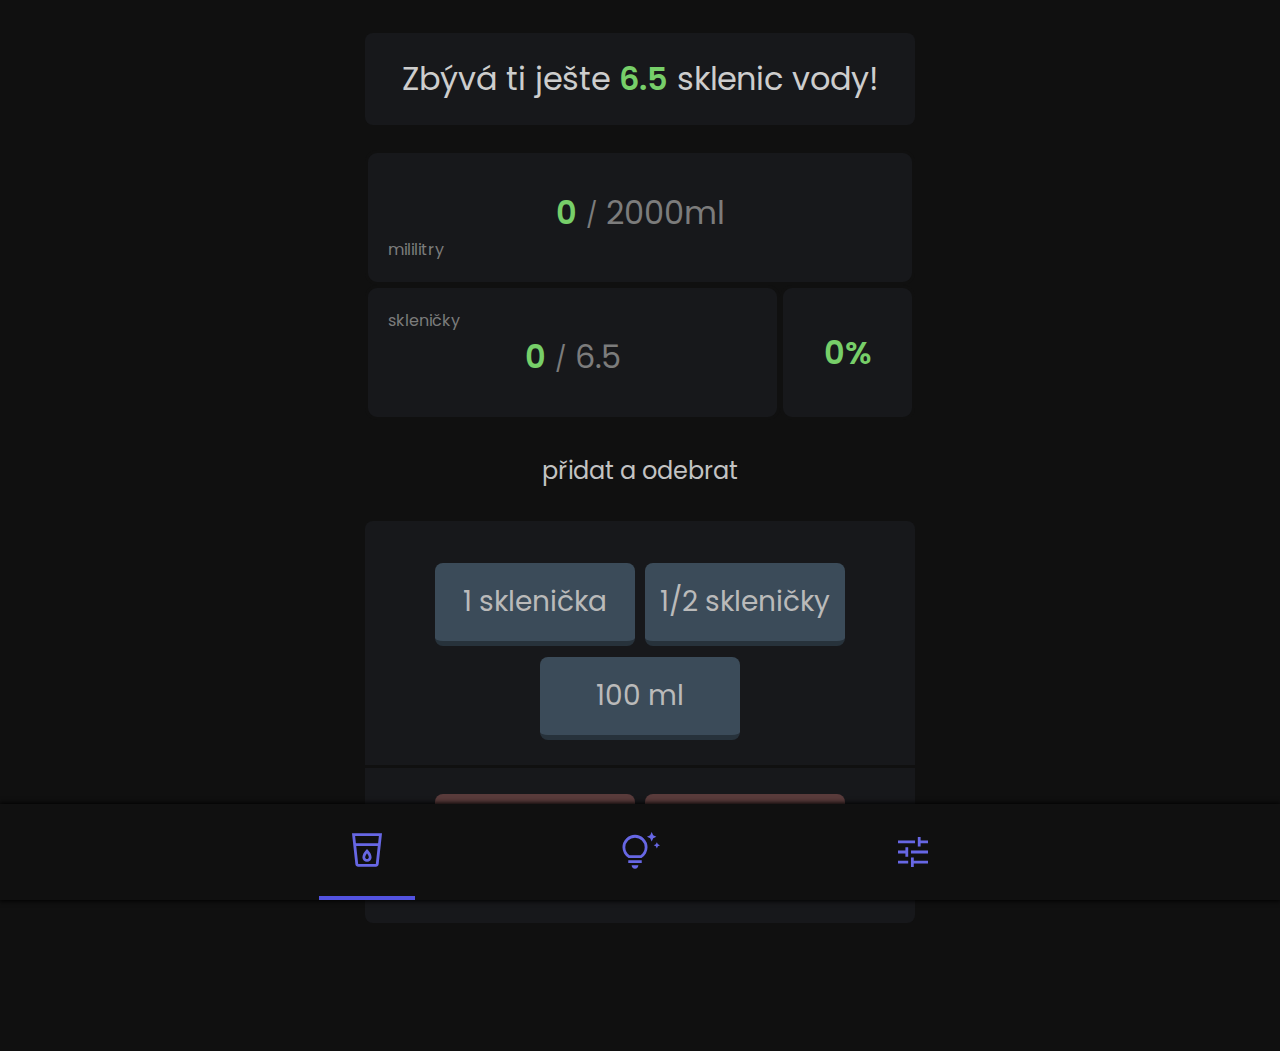
<file: index.html>
<!DOCTYPE html>
<html lang="en">

<head>
    <link rel="stylesheet"
        href="https://fonts.googleapis.com/css2?family=Material+Symbols+Outlined:opsz,wght,FILL,GRAD@20..48,100..700,0..1,-50..200" />
    <meta charset="UTF-8">
    <meta http-equiv="X-UA-Compatible" content="IE=edge">
    <meta name="viewport" content="width=device-width, initial-scale=1.0">
    <title>Drinko 3</title>
    <link rel="stylesheet" href="style.css">
    <link rel="stylesheet" href="colors.css">
    <script src="firit.js"></script>
    <link rel="shortcut icon" href="icon.svg" type="image/x-icon">    
    <script src="script.js"></script>
</head>

<body class="color1_0">
    <div class="centered" id="popup"></div>





    <div class="text-center max-w-full title">

    </div>
    <br>
    <div class="cont">
        <div class="color1_1 content-center text-center podcont podcontanouc">
            <span class="zbyva" id="voda-ted__">Zbývá ti ješte <span id="voda-ted_" class="zbyva_ bc">8</span> sklenic
                vody!
        </div>
    </div>
    <br>
    <div class="cont nobg">
        <div class="color1_1 content-center text-center podcont podcontdata nobg">
            <div class="containerdata">
                <div class="d2 dv">
                    <span id="voda-ted" class="vyzn bc">0</span>
                    <span class="lomitko">/</span>
                    <span id="voda-goal" class="popis">2000</span>
                    <span class="malym">mililitry</span>
                </div>
            </div>

            <div class="containerdata">
                <div class="d1 d3 dv">
                    <span class="malym">skleničky</span>
                    <span id="voda-ted2" class="vyzn bc">1,4</span>
                    <span class="lomitko">/</span>
                    <span id="voda-goal2" class="popis">2</span>
                </div>
                <div class="d1 d4 dv procentad">
                    <span id="voda-ted3" class="vyzn bc">0</span>
                </div>
            </div>

        </div>
    </div>
    <br>

    <div class="container text-center max-w-full title">
        přidat a odebrat
    </div>
    <br>
    <div class="cont">
        <div class="color1_1 cont podcont podcontadd">
            <button class="color1_2 add-sklenicka" onclick="addWater('cup', 1)">
                1 sklenička
            </button>
            <button class="color1_2  add-sklenicka" onclick="addWater('cup', 0.5)">
                1/2 skleničky
            </button>
            <button class="color1_2 add-sklenicka" onclick="addWater(100, 1)">
                100 ml
            </button>
            <span class="rozdelovac2"></span>
            <button class="color1_3 add-sklenicka" onclick="addWater('cup', -0.5)">
                1/2 skleničky
            </button>
            <button class="color1_3 add-sklenicka" onclick="addWater(100, -1)">
                100 ml
            </button>
            <p style="height: 8px;"></p>
        </div>
    </div>

    <div class="navbar">
        <div class="cont">
            <!-- hlavni -->

            <div class="elem selected">
                <span class="material-symbols-outlined">
                    local_drink
                </span>
            </div>

            <!-- tipy -->
            <div class="elem" onclick="window.location.replace('./tips.html')">
                <span class="material-symbols-outlined">
                    tips_and_updates
                </span>
            </div>

            <!-- nastavit -->
            <div class="elem" onclick="window.location.replace('./settings.html')">
                <span class="material-symbols-outlined">
                    tune
                </span>
            </div>
        </div>
    </div>

</body>

</html>
</file>
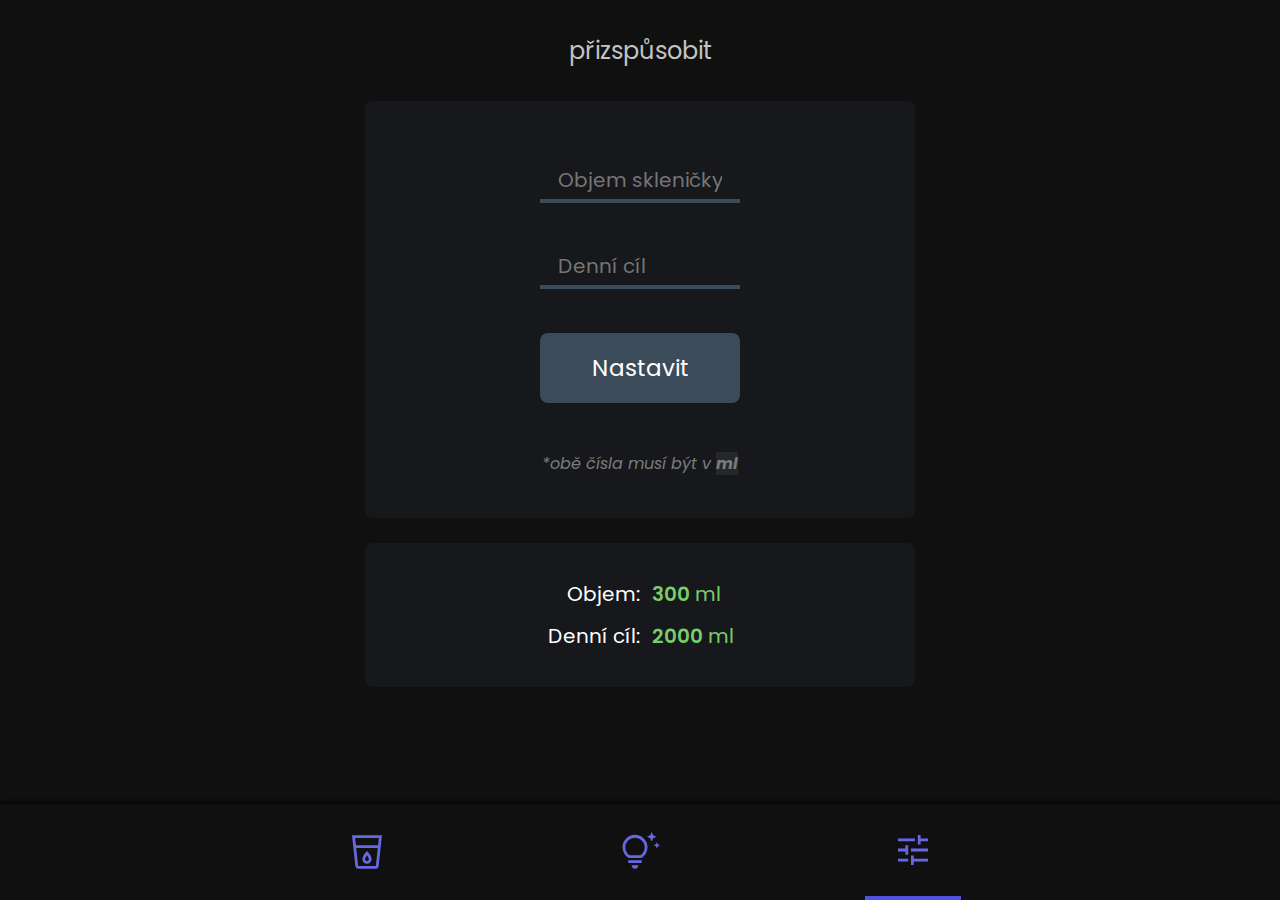
<file: settings.html>
<!DOCTYPE html>
<html lang="en">

<head>
    <link rel="stylesheet"
        href="https://fonts.googleapis.com/css2?family=Material+Symbols+Outlined:opsz,wght,FILL,GRAD@20..48,100..700,0..1,-50..200" />
    <meta charset="UTF-8">
    <meta http-equiv="X-UA-Compatible" content="IE=edge">
    <meta name="viewport" content="width=device-width, initial-scale=1.0">
    <title>Nastavení | Drinko 3</title>
    <link rel="stylesheet" href="style.css">
    <link rel="stylesheet" href="colors.css">
    <script src="firit.js"></script>
    <script src="script.js"></script>
    <style>
        main {
            color: #fefeff;
        }

        h1 {
            border-bottom: #FFFFFF05 3px solid;
        }

        b {
            background: #fff1;
        }
    </style>
</head>

<body class="color1_0">
    <div class="centered" id="popup"></div>


    <div class="navbar">
        <div class="cont">
            <div class="elem" onclick="window.location.replace('./')">
                <span class="material-symbols-outlined">
                    local_drink
                </span>
            </div>
            <div class="elem">
                <span class="material-symbols-outlined" onclick="window.location.replace('./tips.html')">
                    tips_and_updates
                </span>
            </div>

            <!-- nastavit -->
            <div class="elem selected" onclick="window.location.replace('./settings.html')">
                <span class="material-symbols-outlined">
                    tune
                </span>
            </div>
        </div>
    </div>


    <br>
    <div class="container text-center max-w-full title">
        přizspůsobit
    </div>
    <br>
    <div class="cont">
        <div class="color1_1 podcont podcontadd">
            <form class="nastaveni-form">
                <div class="container-goal">
                    <input id="sklenicka-input" type="text" class="goal-input input" placeholder="Objem skleničky"
                        title="Objem skleničky">
                    <p style="height: 12px;"></p>
                    <input id="voda-goal-input" type="text" class="goal-input input" placeholder="Denní cíl"
                        title="Kolik vody chceš každý den vypít?">
                    <p style="height: 12px;"></p>
                    <button onclick="setObjem()" class="goal-tlacitko settlacitko color1_2" type="button">
                        Nastavit
                    </button>
                </div>
            </form>
            <span class="malym2">*obě čísla musí být v <b>ml</b></span>
            <p style="height: 10px;"></p>
        </div>
    </div>


    <!-- dalsi -->

    <br>
    <div class="cont">
        <div class="color1_1 podcont podconttexty">
            <span class="radek2">
                <span class="vlc"><span class="velce">Objem:</span></span>
                <div class="mlc">
                    <span class="ct" id="INP-objem">
                        360<span class="jednotka">ml</span>
                    </span>
                </div>
            </span>
            <span class="radek2">
                <span class="vlc"><span class="velce">Denní cíl:</span></span>
                <div class="mlc">
                    <span class="ct" id="INP-cil">
                        4000<span class="jednotka">ml</span>
                    </span>
                </div>
            </span>
        </div>
    </div>

</body>

</html>
</file>
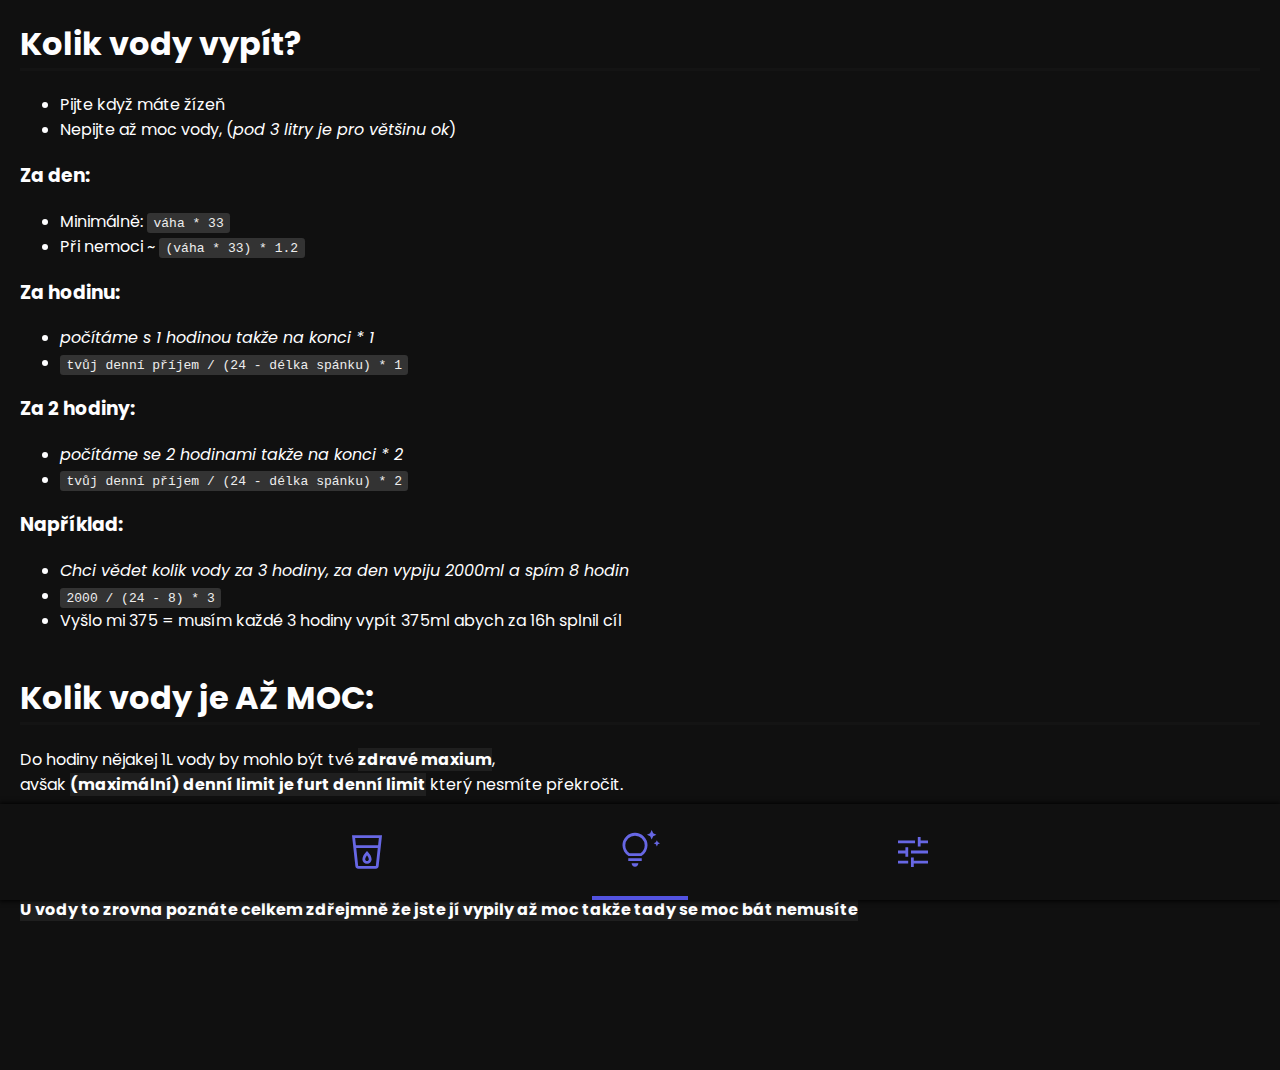
<file: tips.html>
<!DOCTYPE html>
<html lang="en">

<head>
    <link rel="stylesheet"
        href="https://fonts.googleapis.com/css2?family=Material+Symbols+Outlined:opsz,wght,FILL,GRAD@20..48,100..700,0..1,-50..200" />
    <meta charset="UTF-8">
    <meta http-equiv="X-UA-Compatible" content="IE=edge">
    <meta name="viewport" content="width=device-width, initial-scale=1.0">
    <title>Drinko 3</title>
    <link rel="stylesheet" href="style.css">
    <link rel="stylesheet" href="colors.css">
    <script src="firit.js"></script>
    <script src="script.js"></script>
    <style>
        main {
            color: #fefeff;
        }
        h1 {
            border-bottom: #FFFFFF05 3px solid;
        }
        b {
            background: #fff1;
        }
    </style>
</head>

<body class="color1_0 tips">
    <div class="centered" id="popup"></div>


    <div class="navbar">
        <div class="cont">
            <div class="elem" onclick="window.location.replace('./')">
                <span class="material-symbols-outlined">
                    local_drink
                </span>
            </div>
            <div class="elem selected">
                <span class="material-symbols-outlined">
                    tips_and_updates
                </span>
            </div>

            <!-- nastavit -->
            <div class="elem" onclick="window.location.replace('./settings.html')">
                <span class="material-symbols-outlined">
                    tune
                </span>
            </div>
        </div>
    </div>

    <main style="padding: 20px;">
        <section id="voda"></section>
        <h1>Kolik vody vypít?</h1>
        <ul>
            <li>Pijte když máte žízeň</li>
            <li>Nepijte až moc vody, (<i>pod 3 litry je pro většinu ok</i>)</li>
        </ul>

        <h3>Za den:</h3>
        <ul>
            <li>Minimálně: <code>váha * 33</code></li>
            <li>Při nemoci ~ <code>(váha * 33) * 1.2</code></li>
        </ul> 
        <h3>Za hodinu:</h3>
        <ul>
            <li><i>počítáme s 1 hodinou takže na konci * 1</i></li>
            <li><code>tvůj denní příjem / (24 - délka spánku) * 1</code></li>
        </ul>
        
        <h3>Za 2 hodiny:</h3>
        <ul>
            <li><i>počítáme se 2 hodinami takže na konci * 2</i></li>
            <li><code>tvůj denní příjem / (24 - délka spánku) * 2</code></li>
        </ul>

        <h3>Například:</h3>
        <ul>
            <li><i>Chci vědet kolik vody za 3 hodiny, za den vypiju 2000ml a spím 8 hodin</i></li>
            <li><code>2000 / (24 - 8) * 3</code></li>
            <li>Vyšlo mi 375 = musím každé 3 hodiny vypít 375ml abych za 16h splnil cíl</li>
        </ul>
        <br>

        <h1>Kolik vody je AŽ MOC:</h1>
        Do hodiny nějakej 1L vody by mohlo být tvé <b>zdravé maxium</b>,<br>
        avšak <b>(maximální) denní limit je furt denní limit</b> který nesmíte překročit.
        <br><br>
        Maximální <i>zdravý</i> denní limit může být pro průměrného človeka 1L nad příjmem na který jste zvyklí
        <br>
        Opravdový nebezpečný denní limit se pak pohybuje nad 2L přes váš obvyklý příjem
        <br><br>
        <b>U vody to zrovna poznáte celkem zdřejmně že jste jí vypily až moc takže tady se moc bát nemusíte</b>

    </main>
</body>

</html>
</file>
<file: style.css>
@import url('https://fonts.googleapis.com/css2?family=Poppins:ital,wght@0,300;0,400;1,400;1,600&display=swap');

:root {
    --scheme: rgb(119, 207, 105);
    --navbar-bg: #101010;
}

* {
    box-sizing: border-box;
    font-family: 'Poppins', sans-serif;
}

body {
    margin: 0;
    padding: 0;
    margin-bottom: 8rem;
}

.panel {
    padding: 2px;
    font-weight: 600;
}

.panel-title {
    font-size: 32px;
    margin-left: 16px;
}

.add-sklenicka {
    --bottom-size: 0.2em;
    margin: var(--bottom-size) 3px;
    width: 95%;
    max-width: 200px;
    color: #bababa;
    display: inline-block;
    border-radius: 8px;
    font-size: 28px;
    transition: 250ms;
    padding: 18px 0;
    border-bottom: #0005 var(--bottom-size) solid;
    top: 0;
    position: relative;
}

.add-sklenicka:active {
    animation: addSklenickaClick 200s forwards normal;
}

@keyframes addSklenickaClick {
    from {
        border-bottom-color: #0000;
        top: var(--bottom-size);
    }

    to { }
}

.add-sklenicka:hover {
    color: #FFF;
}

.goal-input {
    background: transparent;
    border-bottom: 4px hsl(208, 20%, 29%) solid;
    border-radius: 0px;
    padding: 4px 18px;
    color: #fff;
    transition: 250ms;
}


.goal-input:focus-visible {
    outline: none;
    border-bottom: 4px hsl(208, 60%, 29%) solid;
}


.goal-tlacitko {
    border-radius: 8px;
    padding: 18px 0;
    color: #fff;
    transition: 250ms;
}



.goal-tlacitko:hover {
    background: hsl(208, 60%, 29%);
}




.title2 {
    display: inline-block;
    color: rgb(179, 136, 136);
    rotate: -5deg;
    font-weight: 600;
}

.rozdelovac2 {
    display: block;
    width: 100%;
    background: #101010;
    height: 3px;
    margin-top: 20px;
    margin-bottom: 20px;
}

.title {
    font-size: 24px;
    margin: 8px 0;
    color: #c3c3c3;
}

.zbyva {
    user-select: none;
    font-size: 32px;
    position: relative;
    color: rgb(205, 205, 205);
}


.vyzn {

    font-weight: 600;
    font-style: normal;

}

.zbyva_ {
    color: var(--scheme);
    padding: 0px 0;
    font-style: normal;
    font-weight: 600;
}

.popis {
    color: #7c7c7c;
    font-size: 38px;
}

.lomitko {
    color: #7c7c7c;
    user-select: none;
    vertical-align: middle;
    font-size: 24px;
}

.bc {
    color: var(--scheme)
}


.navbar {
    position: fixed;
    bottom: 0;
    width: 100vw;
    box-shadow: #000 0px 0px 5px 1px;
    background: var(--navbar-bg);
    /*#17181b*/
    color: #fefeff;
    font-size: 24px;
}

.navbar .cont {
    display: grid;
    text-align: center;

    grid-template-columns: repeat(3, 1fr);
    grid-template-rows: repeat(1, 1fr);

    width: 100vw;
    padding: 0px;
}

.navbar .cont .elem {
    cursor: pointer;
    text-align: center;
    align-items: center;
    display: inline-flex;
    justify-content: center;
    width: max-content;
    width: 6rem;
    height: 6rem;
    margin-left: 12px;
    margin-right: 12px;
    user-select: none;
    transition: 250ms;
}

.selected {
    border-bottom: hsl(240, 70%, 60%) 4px solid;
}

.navbar .cont .elem .material-symbols-outlined {
    font-size: 40px;
    color: hsl(240, 70%, 65%);
    transition: 250ms;
}

.navbar .cont .elem:hover>.material-symbols-outlined {
    color: hsl(240, 70%, 80%);
}

.navbar .cont .elem:nth-child(1) {
    justify-self: end;
}

.navbar .cont .elem:nth-child(2) {
    justify-self: center;
}

.navbar .cont .elem:nth-child(3) {
    justify-self: start;
}

.dv {
    padding: 20px;
    padding-top: 36px;
    display: inline-block;
    background: #17181b;
    border: #101010 3px solid;
    border-radius: 12px;
}

.dv * {
    display: inline;
}


.d2 {
    width: 100%;
}

.d3 {
    width: 100%;
    padding: 20px;
    padding-bottom: 36px;
}

.d4 {
    width: 100%;
    padding-top: 20px;
    max-width: 135px;
    display: inline-flex;
    justify-content: center;
    align-items: center;
}


.containerdata:nth-child(2) {
    justify-content: center;
    display: flex;
    width: 100%;
}

/*  CONTAINERS  */

.input {
    font-size: 20px;
    width: 200px;
}

.cont {
    width: 100%;
    text-align: center;
}

.podcont {
    width: 85%;
    border-radius: 8px;
    display: inline-block;
    max-width: 550px;
}

.podcontdata {
    color: #bababa;
    font-size: 32px;
    display: inline-block;
}

.popis {
    font-size: 32px;
}

.podcontanouc {
    color: #bababa;
    padding: 22px;
}

.podcontadd {
    position: relative;
    padding-top: 36px;
}

.settlacitko {
    font-size: 23px;
    width: 200px;
}

.nastaveni-form {
    padding-top: 1.5rem;
    padding-bottom: 2rem;
    margin-bottom: 1rem;
}


.nobg {
    background: transparent !important;
}


.malym {
    user-select: none;
    font-size: 16px;
    display: block;
    text-align: start;
    color: #7c7c7c;
}

.malym2 {
    font-style: italic;
    user-select: none;
    font-size: 16px;
    display: block;
    text-align: center;
    color: #7c7c7c;
}

.centered {
    z-index: 2;
    font-size: 28px;
    display: block;
    width: 100%;
    text-align: center;
    position: fixed;
    top: 1rem;
}

.popup .material-symbols-outlined {
    color: rgb(0, 0, 0);
    cursor: pointer;
    font-size: 32px;
}

.popup {
    left: 0;
    text-align: start;
    color: #fff;
    background: #6b6a6a;
    width: 95%;
    border-radius: 8px;
    display: inline-flex;
}

.popup .maintext {
    margin: 10px;
}



/* nastaveni */

.podconttexty {
    display: inline-block;
    padding-top: 36px;
    padding-bottom: 24px;
}

.vlc {
    width: 100%;
    display: inline-block;
    text-align: end;
}

.mlc {
    width: 100%;
    display: inline-block;
    text-align: start;
}

.ct {
    margin-left: 12px;
    display: block;
    text-align: start;
    color: var(--scheme);
    font-weight: 600;

}
.jednotka {
    font-weight: 400;
}

.hd {
    letter-spacing: 3px;
    font-size: 24px;
    font-weight: 600;
}


.radek2 {
    justify-content: right;
    display: flex;
    font-size: 20px;
    width: 100%;
    color: rgb(255, 255, 255);
    margin-bottom: 12px;
}

tecka {
    user-select: none;
    display: inline-block;
    margin-right: 6px;
    height: 100%;
    color: darkblue;
}

.tips h1 {
    margin-top: 0;
}

.tips code {
    position: relative;
    background: #333;
    color: #eee;
    font-family: monospace;
    padding: 0.2em 0.5em;
    border-radius: 0.25em;
}
</file>
<file: colors.css>
body {
    background: #000;
}
*,
::after,
::before {
    box-sizing: border-box
}

button {
    cursor: pointer;
    font-weight: 400;
}

b,
strong {
    font-weight: bold
}


table {
    text-indent: 0;
    border-color: inherit
}





*,
::after,
::before {
    box-sizing: border-box;
    border-width: 0;
    border-style: solid;
    border-color: currentColor
}


.color1_0 {
    background: #101010;
}

.color1_1 {
    background: #17181b;
}

.color1_2 {
    background: hsl(208, 20%, 29%);
}


.color1_3 {
    background: hsl(0, 20%, 29%);
}



.block {
    display:block;
}

.items-center {
    align-items: center;
}
.justify-center {
    justify-content: center;
}
.text-center {
    text-align: center;
}
.max-w-full {
    width: 100%;
}
</file>
